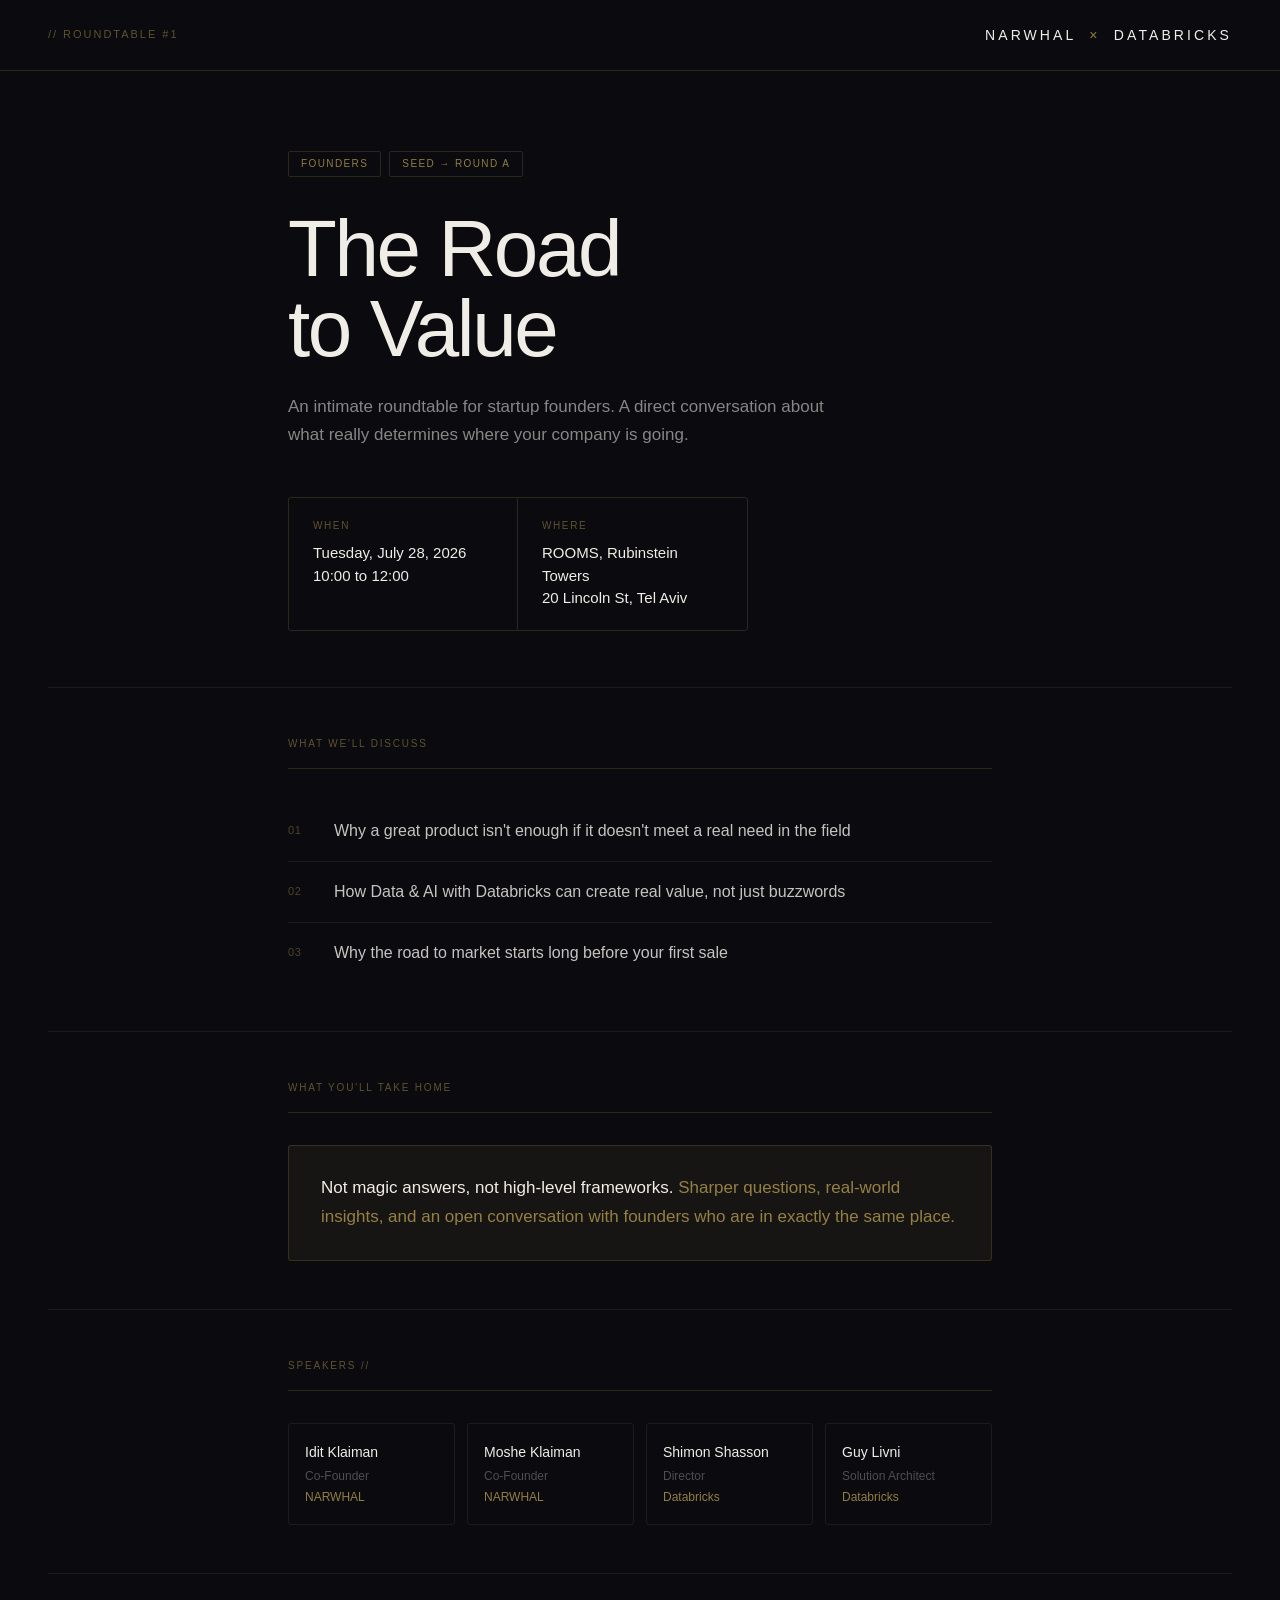
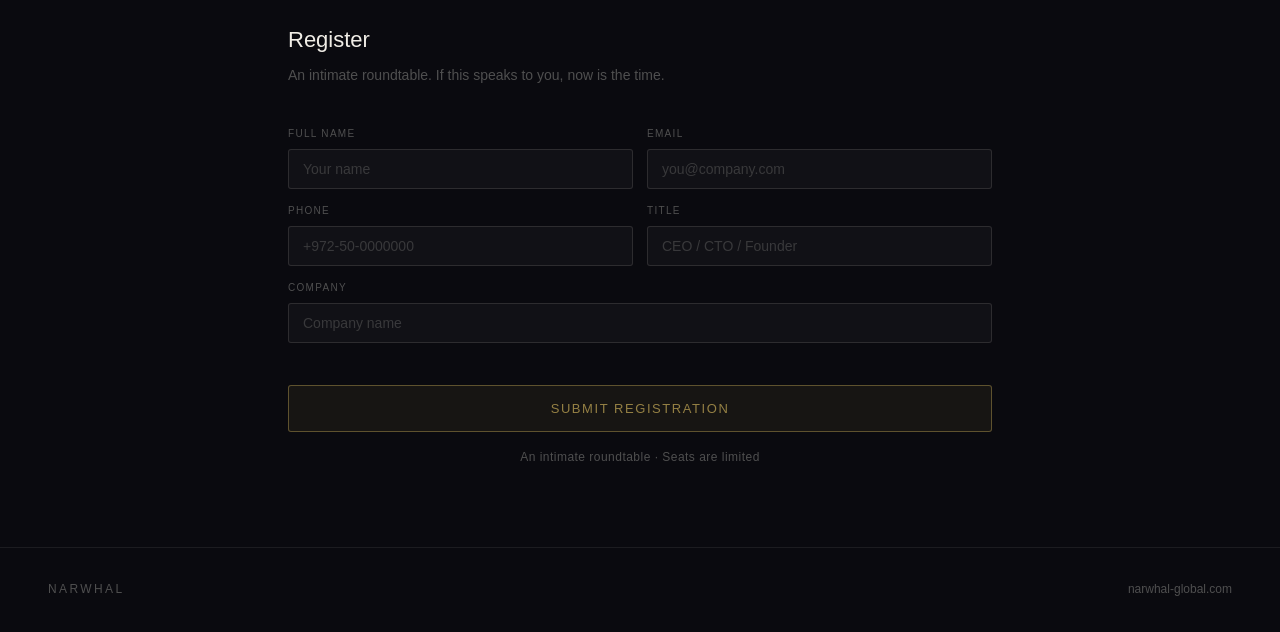
<file: rounds/index.html>
<!DOCTYPE html>
<html lang="en">
<head>
  <meta charset="UTF-8">
  <meta name="viewport" content="width=device-width, initial-scale=1.0">
  <title>The Road to Value — NARWHAL × Databricks Roundtable</title>
  <meta name="description" content="An intimate roundtable for startup founders between Seed and Round A. July 28, 2026 · Tel Aviv.">
  <meta property="og:title" content="The Road to Value — NARWHAL × Databricks">
  <meta property="og:description" content="An intimate roundtable for startup founders between Seed and Round A.">
  <meta property="og:type" content="website">
  <style>
    *, *::before, *::after { box-sizing: border-box; margin: 0; padding: 0; }

    :root {
      --gold: #B49B50;
      --gold-light: rgba(180,155,80,0.8);
      --gold-dim: rgba(180,155,80,0.25);
      --gold-faint: rgba(180,155,80,0.08);
      --bg: #0a0a0f;
      --text: #f0ede6;
      --text-dim: rgba(240,237,230,0.55);
      --text-muted: rgba(240,237,230,0.3);
      --border: rgba(240,237,230,0.08);
      --border-gold: rgba(180,155,80,0.2);
    }

    html { scroll-behavior: smooth; }

    body {
      background: var(--bg);
      color: var(--text);
      font-family: 'Inter', -apple-system, BlinkMacSystemFont, 'Segoe UI', sans-serif;
      font-size: 16px;
      line-height: 1.6;
      -webkit-font-smoothing: antialiased;
    }

    /* ── TOPBAR ── */
    .topbar {
      display: flex;
      justify-content: space-between;
      align-items: center;
      padding: 1.5rem 3rem;
      border-bottom: 0.5px solid var(--border-gold);
    }
    .topbar-label {
      font-size: 11px;
      letter-spacing: 0.18em;
      text-transform: uppercase;
      color: rgba(180,155,80,0.5);
    }
    .topbar-logo {
      font-size: 14px;
      font-weight: 500;
      letter-spacing: 0.22em;
      text-transform: uppercase;
      color: var(--text);
    }
    .topbar-logo span { color: var(--gold-light); margin: 0 0.4rem; }

    /* ── HERO ── */
    .hero {
      max-width: 800px;
      margin: 0 auto;
      padding: 5rem 3rem 3.5rem;
    }
    .tags {
      display: flex;
      gap: 8px;
      flex-wrap: wrap;
      margin-bottom: 2rem;
    }
    .tag {
      font-size: 10px;
      letter-spacing: 0.14em;
      text-transform: uppercase;
      padding: 4px 12px;
      border: 0.5px solid var(--border-gold);
      color: var(--gold-light);
      border-radius: 2px;
    }
    h1 {
      font-size: clamp(48px, 9vw, 80px);
      font-weight: 300;
      line-height: 1.0;
      letter-spacing: -0.03em;
      color: var(--text);
      margin-bottom: 1.5rem;
    }
    .hero-sub {
      font-size: 17px;
      color: var(--text-dim);
      max-width: 540px;
      line-height: 1.65;
      margin-bottom: 3rem;
    }

    /* ── EVENT INFO BOX ── */
    .event-box {
      display: grid;
      grid-template-columns: 1fr 1fr;
      border: 0.5px solid var(--border-gold);
      border-radius: 3px;
      overflow: hidden;
      max-width: 460px;
    }
    .event-cell {
      padding: 1.25rem 1.5rem;
    }
    .event-cell:first-child {
      border-right: 0.5px solid var(--border-gold);
    }
    .event-label {
      font-size: 10px;
      letter-spacing: 0.16em;
      text-transform: uppercase;
      color: rgba(180,155,80,0.5);
      margin-bottom: 0.5rem;
    }
    .event-val {
      font-size: 15px;
      color: var(--text);
      line-height: 1.5;
    }

    /* ── DIVIDER ── */
    .divider {
      border: none;
      border-top: 0.5px solid var(--border);
      margin: 0 3rem;
    }

    /* ── SECTION ── */
    .section {
      max-width: 800px;
      margin: 0 auto;
      padding: 3rem 3rem;
    }
    .section-label {
      font-size: 10px;
      letter-spacing: 0.18em;
      text-transform: uppercase;
      color: rgba(180,155,80,0.5);
      margin-bottom: 2rem;
      padding-bottom: 1rem;
      border-bottom: 0.5px solid var(--border-gold);
    }

    /* ── TOPICS ── */
    .topics { display: flex; flex-direction: column; }
    .topic {
      display: flex;
      gap: 1.5rem;
      align-items: flex-start;
      padding: 1.1rem 0;
      border-bottom: 0.5px solid var(--border);
    }
    .topic:last-child { border-bottom: none; }
    .topic-num {
      font-size: 11px;
      color: rgba(180,155,80,0.4);
      letter-spacing: 0.05em;
      min-width: 22px;
      margin-top: 3px;
    }
    .topic-text {
      font-size: 16px;
      color: rgba(240,237,230,0.82);
      line-height: 1.55;
    }

    /* ── VALUE BOX ── */
    .value-box {
      background: var(--gold-faint);
      border: 0.5px solid var(--border-gold);
      border-radius: 3px;
      padding: 1.75rem 2rem;
    }
    .value-box p {
      font-size: 17px;
      color: var(--text);
      line-height: 1.7;
    }
    .value-box strong { color: var(--gold-light); font-weight: 500; }

    /* ── SPEAKERS ── */
    .speakers {
      display: grid;
      grid-template-columns: repeat(4, 1fr);
      gap: 12px;
    }
    .speaker {
      padding: 1.1rem 1rem;
      border: 0.5px solid var(--border);
      border-radius: 3px;
    }
    .speaker-name {
      font-size: 14px;
      font-weight: 500;
      color: var(--text);
      margin-bottom: 4px;
    }
    .speaker-role {
      font-size: 12px;
      color: var(--text-muted);
      line-height: 1.4;
    }
    .speaker-co {
      font-size: 12px;
      color: var(--gold-light);
      margin-top: 3px;
    }

    /* ── FORM ── */
    .form-section {
      max-width: 800px;
      margin: 0 auto;
      padding: 3rem 3rem 5rem;
    }
    .form-title {
      font-size: 22px;
      font-weight: 300;
      color: var(--text);
      margin-bottom: 0.4rem;
    }
    .form-desc {
      font-size: 14px;
      color: var(--text-muted);
      margin-bottom: 2.5rem;
    }
    .form-grid {
      display: grid;
      grid-template-columns: 1fr 1fr;
      gap: 14px;
      margin-bottom: 14px;
    }
    .field { display: flex; flex-direction: column; gap: 7px; }
    .field.full { grid-column: 1 / -1; }
    label {
      font-size: 10px;
      letter-spacing: 0.13em;
      text-transform: uppercase;
      color: var(--text-muted);
    }
    input {
      background: rgba(240,237,230,0.03);
      border: 0.5px solid rgba(240,237,230,0.12);
      border-radius: 3px;
      padding: 11px 14px;
      color: var(--text);
      font-size: 14px;
      font-family: inherit;
      width: 100%;
      outline: none;
      transition: border-color 0.2s;
    }
    input:focus { border-color: rgba(180,155,80,0.45); }
    input::placeholder { color: rgba(240,237,230,0.18); }
    .submit-btn {
      margin-top: 1.75rem;
      width: 100%;
      padding: 15px;
      background: var(--gold-faint);
      border: 0.5px solid rgba(180,155,80,0.45);
      border-radius: 3px;
      color: var(--gold-light);
      font-size: 13px;
      letter-spacing: 0.12em;
      text-transform: uppercase;
      cursor: pointer;
      font-family: inherit;
      transition: background 0.2s, border-color 0.2s;
    }
    .submit-btn:hover {
      background: rgba(180,155,80,0.15);
      border-color: rgba(180,155,80,0.6);
    }
    .seats-note {
      font-size: 12px;
      color: var(--text-muted);
      text-align: center;
      margin-top: 1rem;
      letter-spacing: 0.04em;
    }

    /* ── SUCCESS ── */
    .success {
      display: none;
      text-align: center;
      padding: 3rem 2rem;
    }
    .success.show { display: block; }
    .success-check {
      font-size: 28px;
      color: var(--gold-light);
      margin-bottom: 1rem;
    }
    .success-title {
      font-size: 20px;
      font-weight: 300;
      color: var(--text);
      margin-bottom: 0.5rem;
    }
    .success-sub { font-size: 14px; color: var(--text-muted); }

    /* ── FOOTER ── */
    .footer {
      border-top: 0.5px solid var(--border);
      padding: 2rem 3rem;
      display: flex;
      justify-content: space-between;
      align-items: center;
    }
    .footer-logo {
      font-size: 12px;
      letter-spacing: 0.2em;
      text-transform: uppercase;
      color: var(--text-muted);
    }
    .footer-link {
      font-size: 12px;
      color: var(--text-muted);
      text-decoration: none;
    }
    .footer-link:hover { color: var(--gold-light); }

    /* ── RESPONSIVE ── */
    @media (max-width: 640px) {
      .topbar { padding: 1.25rem 1.5rem; }
      .hero { padding: 3.5rem 1.5rem 2.5rem; }
      .divider { margin: 0 1.5rem; }
      .section { padding: 2.5rem 1.5rem; }
      .form-section { padding: 2.5rem 1.5rem 4rem; }
      .footer { padding: 1.5rem; flex-direction: column; gap: 1rem; text-align: center; }
      .form-grid { grid-template-columns: 1fr; }
      .speakers { grid-template-columns: 1fr 1fr; }
      .event-box { max-width: 100%; }
    }
  </style>
</head>
<body>

  <!-- TOPBAR -->
  <header class="topbar">
    <div class="topbar-label">// Roundtable #1</div>
    <div class="topbar-logo">NARWHAL <span>×</span> Databricks</div>
  </header>

  <!-- HERO -->
  <section class="hero">
    <div class="tags">
      <span class="tag">Founders</span>
      <span class="tag">Seed → Round A</span>
    </div>
    <h1>The Road<br>to Value</h1>
    <p class="hero-sub">An intimate roundtable for startup founders. A direct conversation about what really determines where your company is going.</p>
    <div class="event-box">
      <div class="event-cell">
        <div class="event-label">When</div>
        <div class="event-val">Tuesday, July 28, 2026<br>10:00 to 12:00</div>
      </div>
      <div class="event-cell">
        <div class="event-label">Where</div>
        <div class="event-val">ROOMS, Rubinstein Towers<br>20 Lincoln St, Tel Aviv</div>
      </div>
    </div>
  </section>

  <hr class="divider">

  <!-- WHAT WE'LL DISCUSS -->
  <section class="section">
    <div class="section-label">What we'll discuss</div>
    <div class="topics">
      <div class="topic">
        <span class="topic-num">01</span>
        <span class="topic-text">Why a great product isn't enough if it doesn't meet a real need in the field</span>
      </div>
      <div class="topic">
        <span class="topic-num">02</span>
        <span class="topic-text">How Data &amp; AI with Databricks can create real value, not just buzzwords</span>
      </div>
      <div class="topic">
        <span class="topic-num">03</span>
        <span class="topic-text">Why the road to market starts long before your first sale</span>
      </div>
    </div>
  </section>

  <hr class="divider">

  <!-- WHAT YOU'LL GET -->
  <section class="section">
    <div class="section-label">What you'll take home</div>
    <div class="value-box">
      <p>Not magic answers, not high-level frameworks. <strong>Sharper questions, real-world insights, and an open conversation with founders who are in exactly the same place.</strong></p>
    </div>
  </section>

  <hr class="divider">

  <!-- SPEAKERS -->
  <section class="section">
    <div class="section-label">Speakers //</div>
    <div class="speakers">
      <div class="speaker">
        <div class="speaker-name">Idit Klaiman</div>
        <div class="speaker-role">Co-Founder</div>
        <div class="speaker-co">NARWHAL</div>
      </div>
      <div class="speaker">
        <div class="speaker-name">Moshe Klaiman</div>
        <div class="speaker-role">Co-Founder</div>
        <div class="speaker-co">NARWHAL</div>
      </div>
      <div class="speaker">
        <div class="speaker-name">Shimon Shasson</div>
        <div class="speaker-role">Director</div>
        <div class="speaker-co">Databricks</div>
      </div>
      <div class="speaker">
        <div class="speaker-name">Guy Livni</div>
        <div class="speaker-role">Solution Architect</div>
        <div class="speaker-co">Databricks</div>
      </div>
    </div>
  </section>

  <hr class="divider">

  <!-- REGISTRATION FORM -->
  <section class="form-section">
    <h2 class="form-title">Register</h2>
    <p class="form-desc">An intimate roundtable. If this speaks to you, now is the time.</p>

    <div id="form-wrap">
      <div class="form-grid">
        <div class="field">
          <label for="f-name">Full name</label>
          <input type="text" id="f-name" placeholder="Your name" required>
        </div>
        <div class="field">
          <label for="f-email">Email</label>
          <input type="email" id="f-email" placeholder="you@company.com" required>
        </div>
        <div class="field">
          <label for="f-phone">Phone</label>
          <input type="tel" id="f-phone" placeholder="+972-50-0000000" required>
        </div>
        <div class="field">
          <label for="f-role">Title</label>
          <input type="text" id="f-role" placeholder="CEO / CTO / Founder" required>
        </div>
        <div class="field full">
          <label for="f-company">Company</label>
          <input type="text" id="f-company" placeholder="Company name" required>
        </div>
      </div>

      <button class="submit-btn" onclick="handleSubmit()">Submit Registration</button>
      <p class="seats-note">An intimate roundtable · Seats are limited</p>
    </div>

    <div class="success" id="success-msg">
      <div class="success-check">✓</div>
      <div class="success-title">Registration received</div>
      <p class="success-sub">We'll be in touch shortly with confirmation.</p>
    </div>
  </section>

  <!-- FOOTER -->
  <footer class="footer">
    <div class="footer-logo">NARWHAL</div>
    <a href="https://narwhal-global.com" class="footer-link">narwhal-global.com</a>
  </footer>

  <script>
    const SHEET_URL = 'https://script.google.com/macros/s/AKfycbwzrFVdFktsXOE3lUtLhjLzQrjrkbLcz9JicUKDBGoGTNnf4DZtkqvwy96wdwKpimY/exec';

    function handleSubmit() {
      const name    = document.getElementById('f-name').value.trim();
      const email   = document.getElementById('f-email').value.trim();
      const phone   = document.getElementById('f-phone').value.trim();
      const role    = document.getElementById('f-role').value.trim();
      const company = document.getElementById('f-company').value.trim();

      if (!name || !email || !phone || !role || !company) {
        alert('Please fill in all required fields.');
        return;
      }

      const emailRe = /^[^\s@]+@[^\s@]+\.[^\s@]+$/;
      if (!emailRe.test(email)) {
        alert('Please enter a valid email address.');
        return;
      }

      fetch(SHEET_URL, {
        method: 'POST',
        mode: 'no-cors',
        headers: { 'Content-Type': 'application/json' },
        body: JSON.stringify({
          name, email, phone, role, company,
          timestamp: new Date().toISOString(),
          source: 'narwhal-global.com/rounds'
        })
      }).catch(() => {});

      document.getElementById('form-wrap').style.display = 'none';
      document.getElementById('success-msg').classList.add('show');
    }

    document.addEventListener('keydown', function(e) {
      if (e.key === 'Enter') handleSubmit();
    });
  </script>
</body>
</html>
</file>
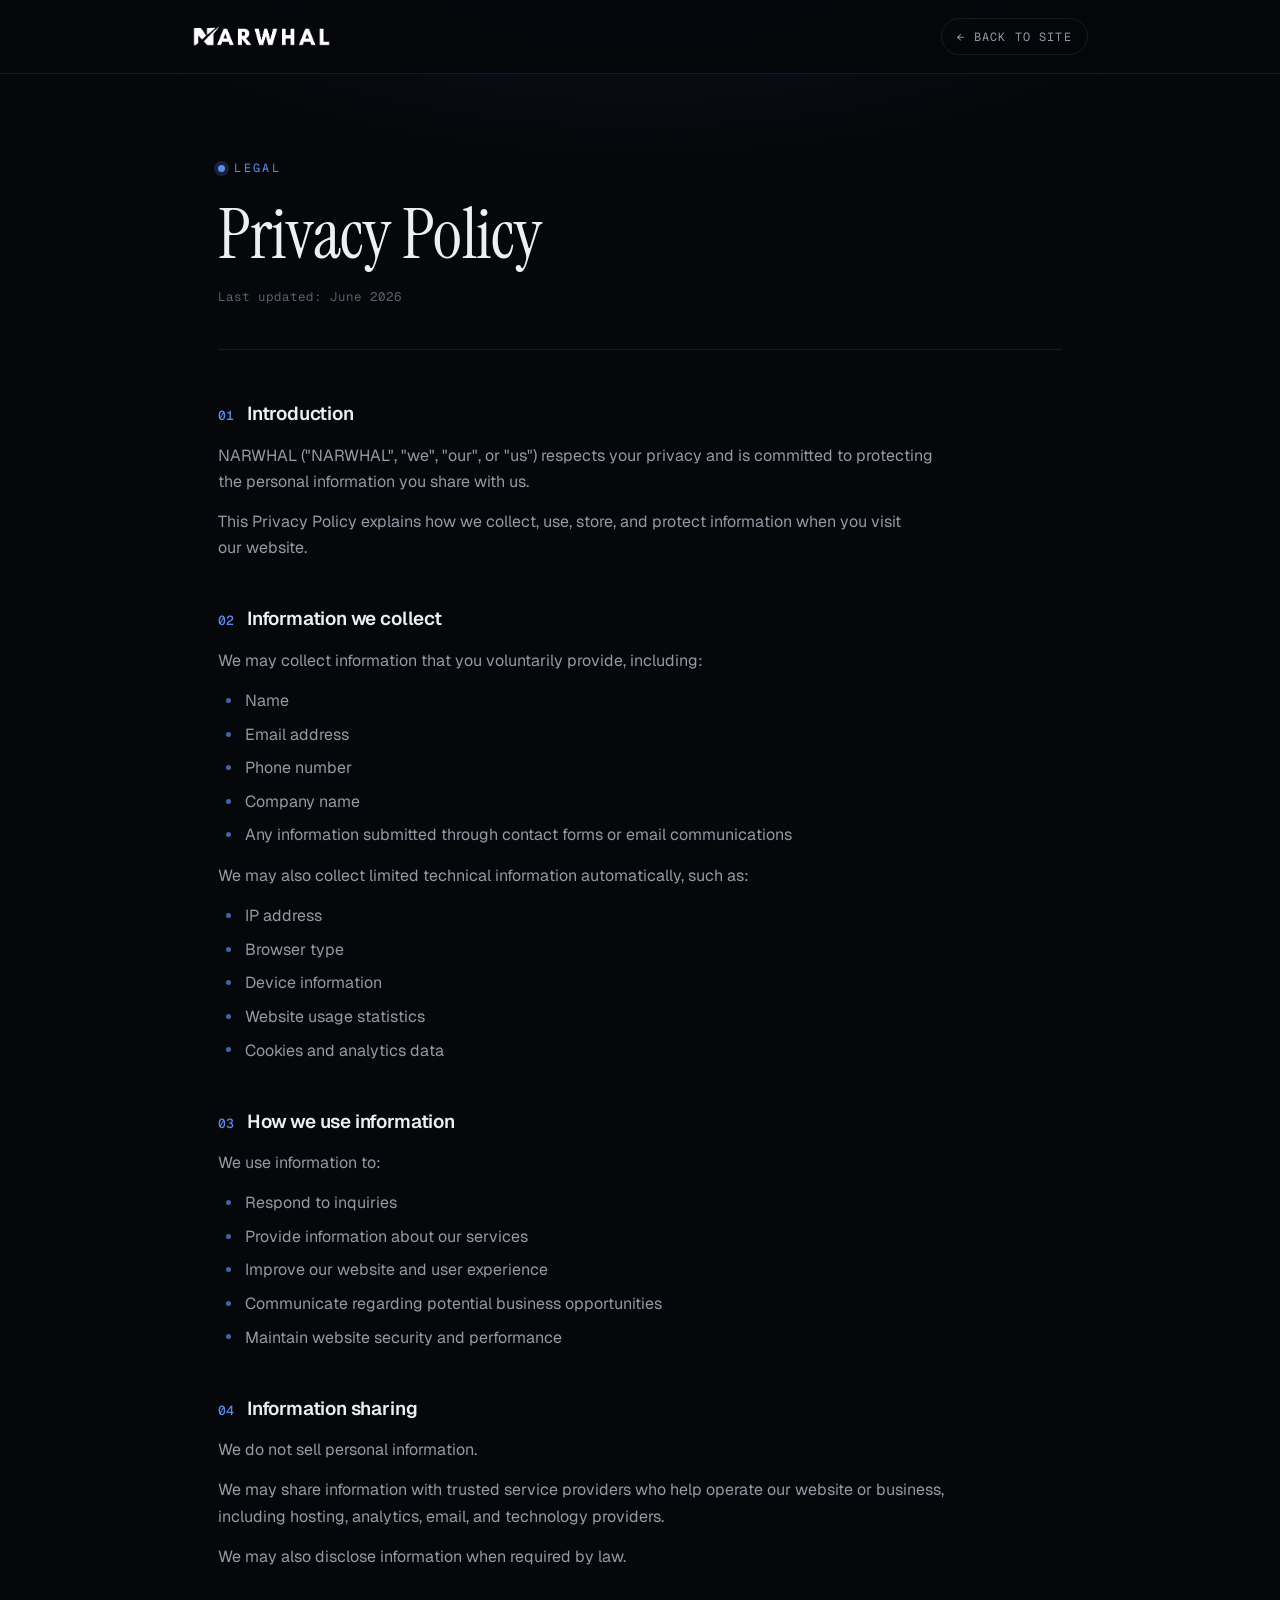
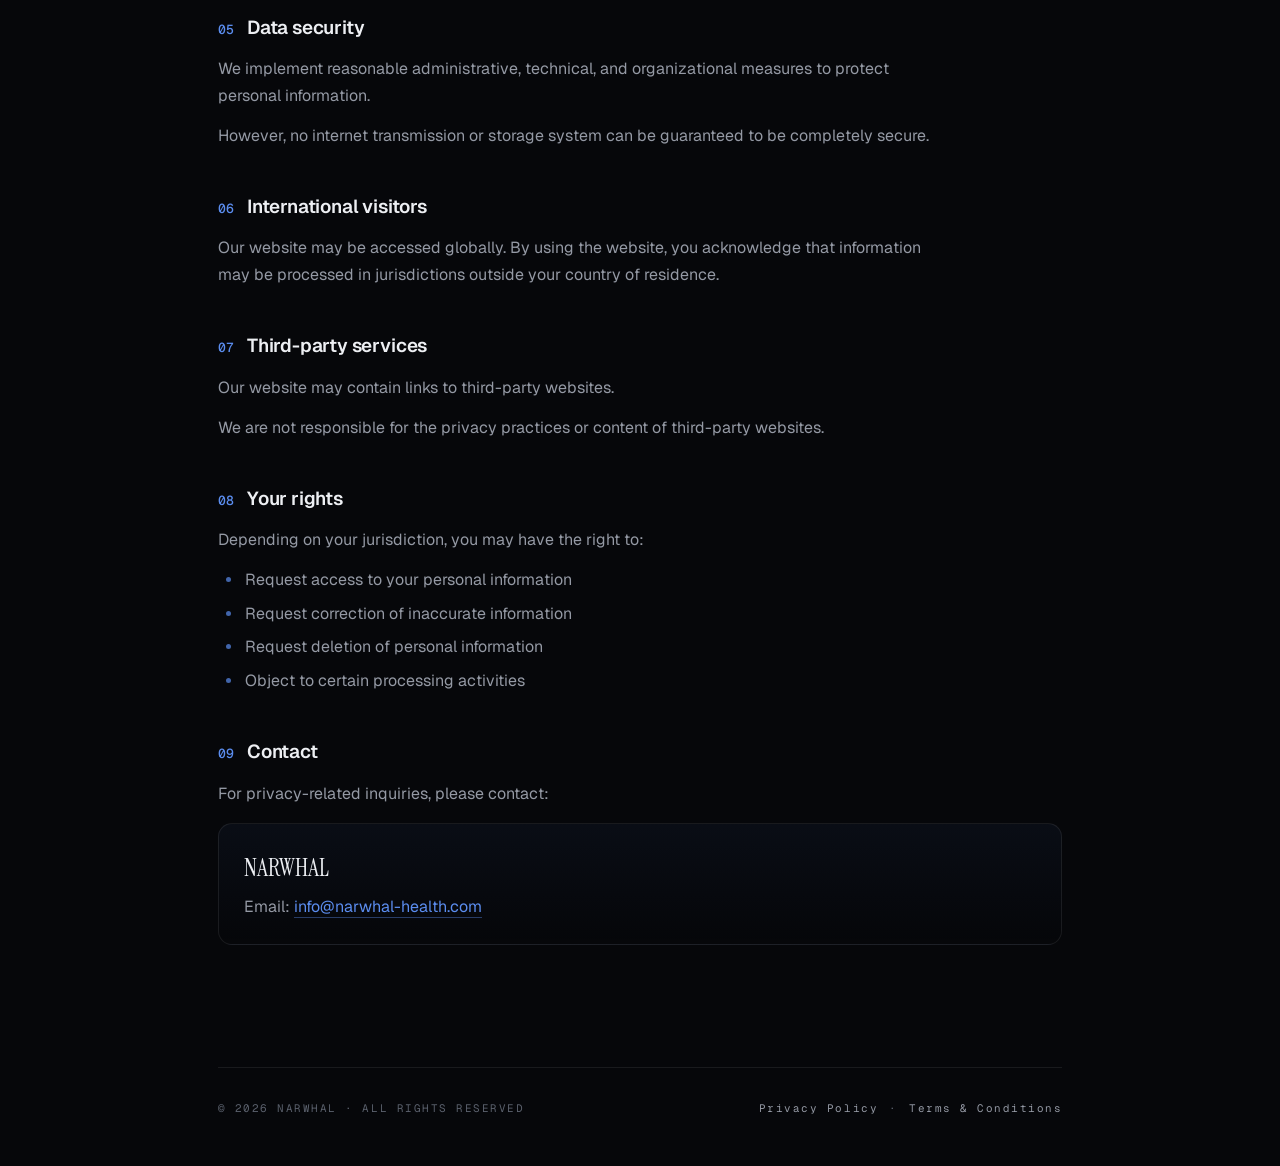
<file: legal/Privacy Policy.html>
<!doctype html>
<html lang="en">
<head>
<meta charset="utf-8" />
<meta name="viewport" content="width=device-width, initial-scale=1.0" />
<title>Privacy Policy · NARWHAL</title>
<link rel="preconnect" href="https://fonts.googleapis.com" />
<link rel="preconnect" href="https://fonts.gstatic.com" crossorigin />
<link href="https://fonts.googleapis.com/css2?family=Geist:wght@300;400;500;600&family=Geist+Mono:wght@400;500&family=Instrument+Serif:ital@0;1&display=swap" rel="stylesheet" />
<link rel="stylesheet" href="legal.css" />
</head>
<body>

<nav class="legal-nav">
  <div class="legal-nav-inner">
    <a href="../index.html" aria-label="NARWHAL home">
      <img src="../assets/narwhal-wordmark-transparent.png" alt="NARWHAL" />
    </a>
    <a class="back-link" href="../index.html">← Back to site</a>
  </div>
</nav>

<div class="wrap">
  <header class="legal-head">
    <span class="eyebrow"><span class="dot"></span>Legal</span>
    <h1>Privacy Policy</h1>
    <p class="updated">Last updated: June 2026</p>
  </header>

  <main class="legal-body">
    <section class="legal-section">
      <h2><span class="num">01</span>Introduction</h2>
      <p>NARWHAL ("NARWHAL", "we", "our", or "us") respects your privacy and is committed to protecting the personal information you share with us.</p>
      <p>This Privacy Policy explains how we collect, use, store, and protect information when you visit our website.</p>
    </section>

    <section class="legal-section">
      <h2><span class="num">02</span>Information we collect</h2>
      <p>We may collect information that you voluntarily provide, including:</p>
      <ul>
        <li>Name</li>
        <li>Email address</li>
        <li>Phone number</li>
        <li>Company name</li>
        <li>Any information submitted through contact forms or email communications</li>
      </ul>
      <p>We may also collect limited technical information automatically, such as:</p>
      <ul>
        <li>IP address</li>
        <li>Browser type</li>
        <li>Device information</li>
        <li>Website usage statistics</li>
        <li>Cookies and analytics data</li>
      </ul>
    </section>

    <section class="legal-section">
      <h2><span class="num">03</span>How we use information</h2>
      <p>We use information to:</p>
      <ul>
        <li>Respond to inquiries</li>
        <li>Provide information about our services</li>
        <li>Improve our website and user experience</li>
        <li>Communicate regarding potential business opportunities</li>
        <li>Maintain website security and performance</li>
      </ul>
    </section>

    <section class="legal-section">
      <h2><span class="num">04</span>Information sharing</h2>
      <p>We do not sell personal information.</p>
      <p>We may share information with trusted service providers who help operate our website or business, including hosting, analytics, email, and technology providers.</p>
      <p>We may also disclose information when required by law.</p>
    </section>

    <section class="legal-section">
      <h2><span class="num">05</span>Data security</h2>
      <p>We implement reasonable administrative, technical, and organizational measures to protect personal information.</p>
      <p>However, no internet transmission or storage system can be guaranteed to be completely secure.</p>
    </section>

    <section class="legal-section">
      <h2><span class="num">06</span>International visitors</h2>
      <p>Our website may be accessed globally. By using the website, you acknowledge that information may be processed in jurisdictions outside your country of residence.</p>
    </section>

    <section class="legal-section">
      <h2><span class="num">07</span>Third-party services</h2>
      <p>Our website may contain links to third-party websites.</p>
      <p>We are not responsible for the privacy practices or content of third-party websites.</p>
    </section>

    <section class="legal-section">
      <h2><span class="num">08</span>Your rights</h2>
      <p>Depending on your jurisdiction, you may have the right to:</p>
      <ul>
        <li>Request access to your personal information</li>
        <li>Request correction of inaccurate information</li>
        <li>Request deletion of personal information</li>
        <li>Object to certain processing activities</li>
      </ul>
    </section>

    <section class="legal-section">
      <h2><span class="num">09</span>Contact</h2>
      <p>For privacy-related inquiries, please contact:</p>
      <div class="legal-contact">
        <div class="name">NARWHAL</div>
        <p style="margin:0.4rem 0 0">Email: <a href="mailto:info@narwhal-health.com">info@narwhal-health.com</a></p>
      </div>
    </section>
  </main>

  <footer class="legal-foot">
    <span>© 2026 NARWHAL · ALL RIGHTS RESERVED</span>
    <span class="links">
      <a href="Privacy Policy.html">Privacy Policy</a>
      <span>·</span>
      <a href="Terms & Conditions.html">Terms &amp; Conditions</a>
    </span>
  </footer>
</div>

</body>
</html>
</file>
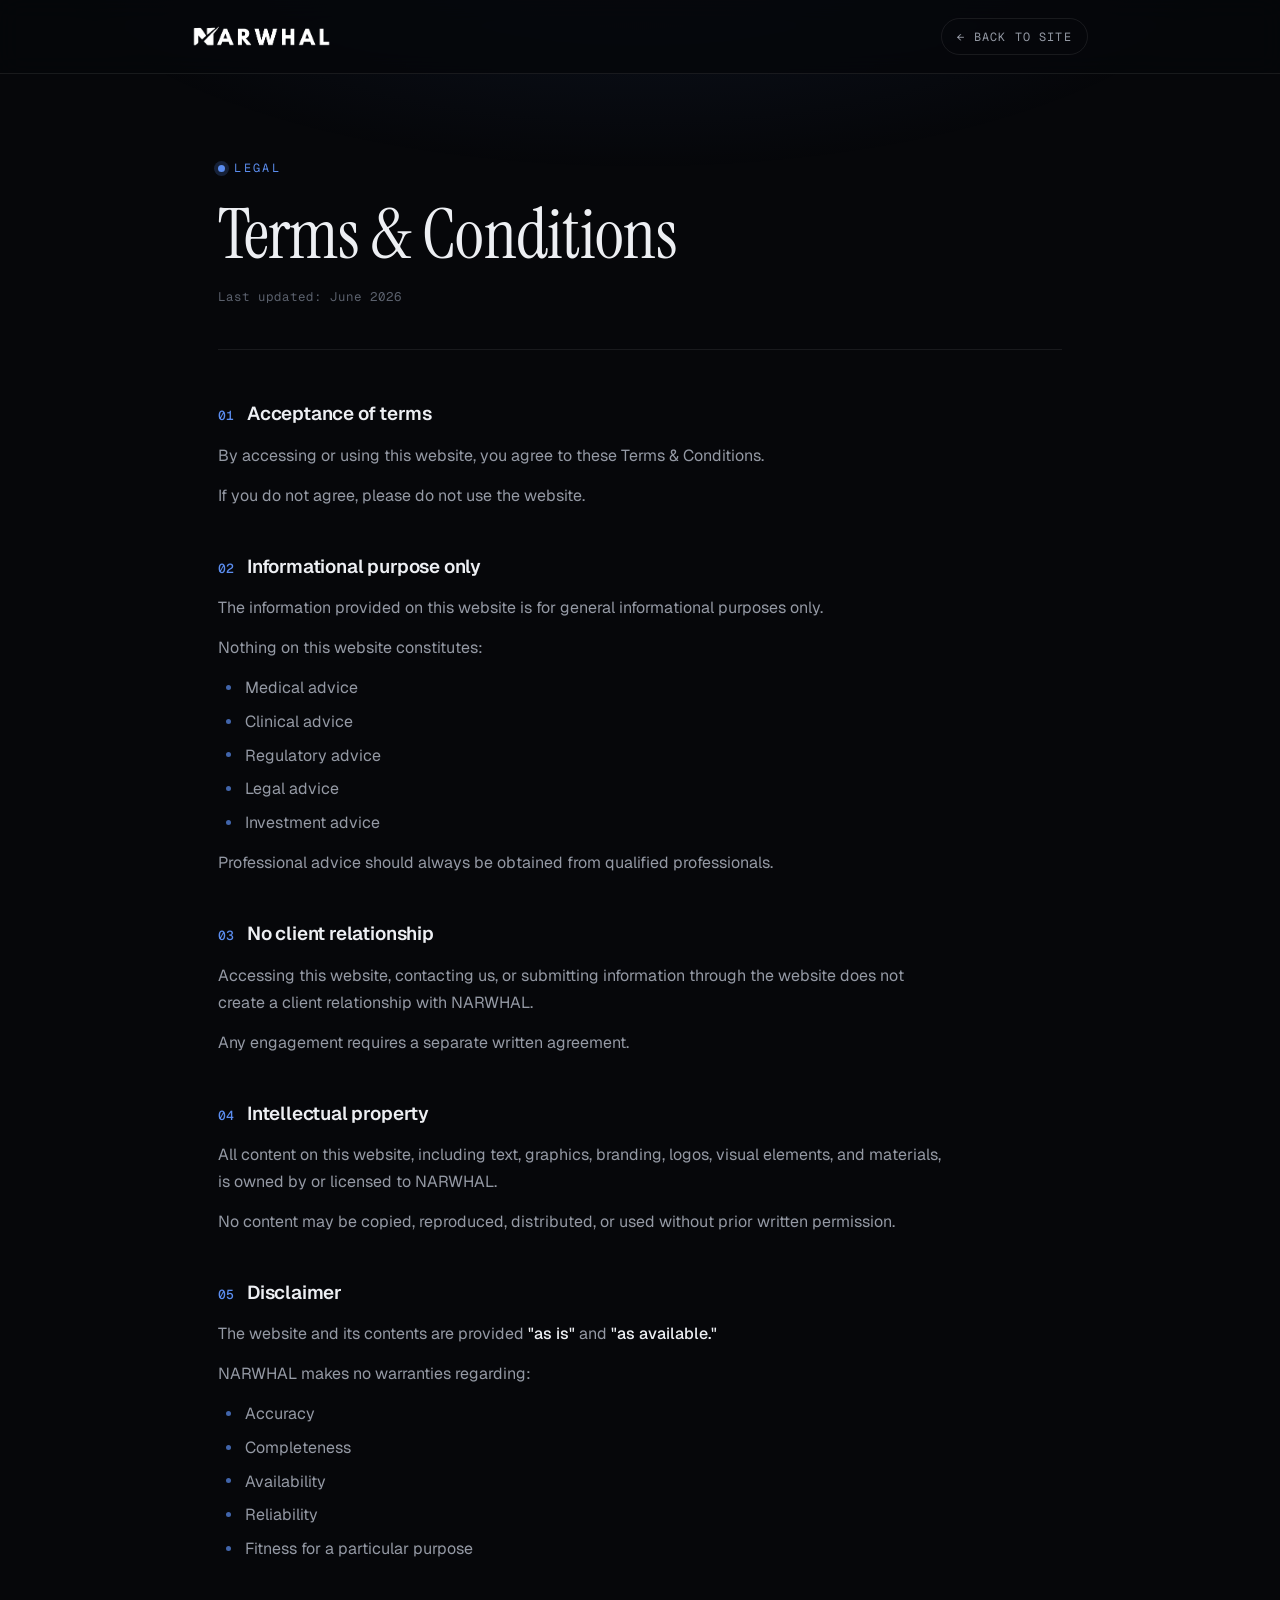
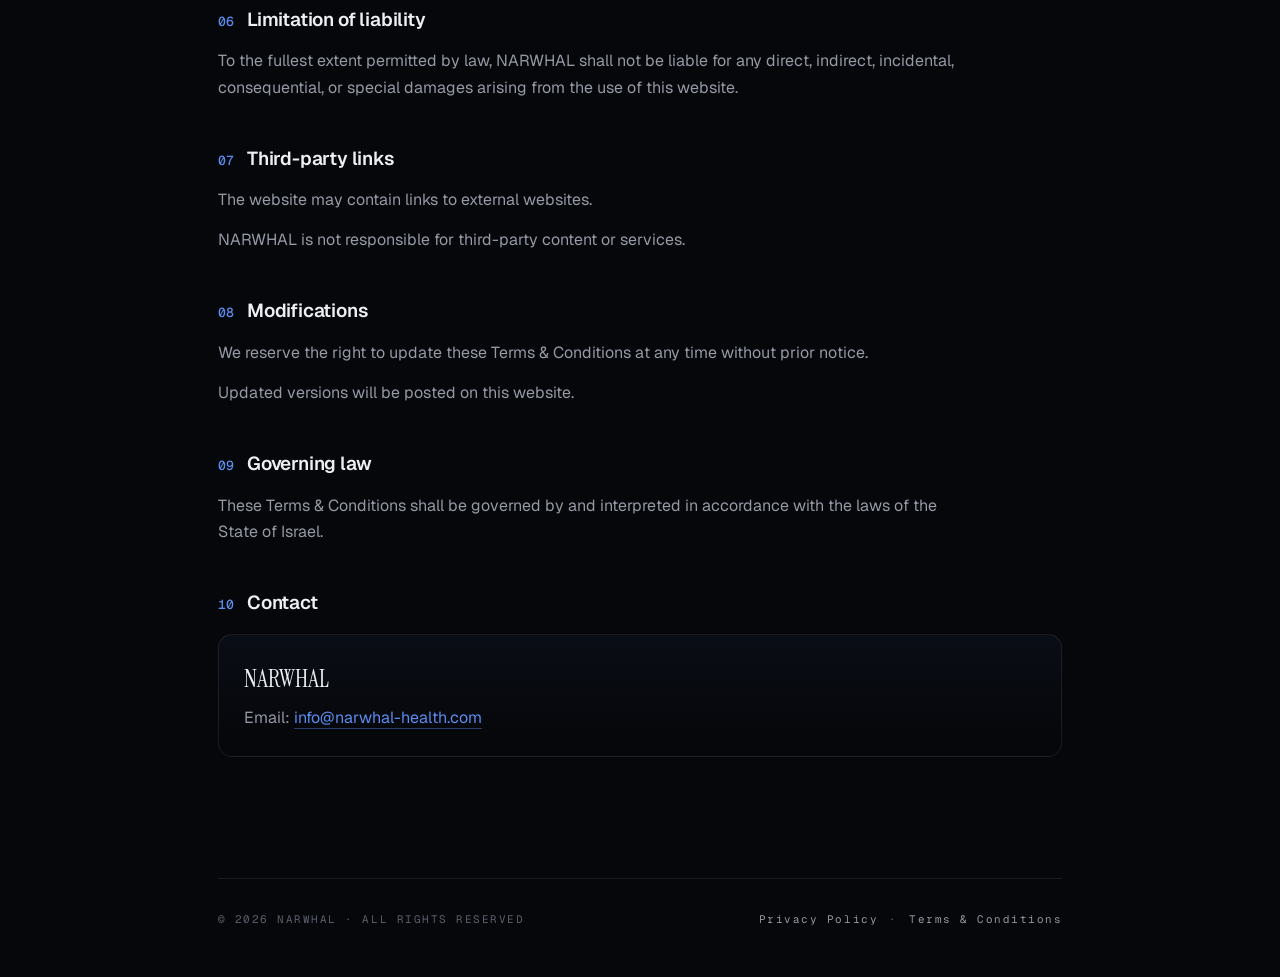
<file: legal/Terms & Conditions.html>
<!doctype html>
<html lang="en">
<head>
<meta charset="utf-8" />
<meta name="viewport" content="width=device-width, initial-scale=1.0" />
<title>Terms &amp; Conditions · NARWHAL</title>
<link rel="preconnect" href="https://fonts.googleapis.com" />
<link rel="preconnect" href="https://fonts.gstatic.com" crossorigin />
<link href="https://fonts.googleapis.com/css2?family=Geist:wght@300;400;500;600&family=Geist+Mono:wght@400;500&family=Instrument+Serif:ital@0;1&display=swap" rel="stylesheet" />
<link rel="stylesheet" href="legal.css" />
</head>
<body>

<nav class="legal-nav">
  <div class="legal-nav-inner">
    <a href="../index.html" aria-label="NARWHAL home">
      <img src="../assets/narwhal-wordmark-transparent.png" alt="NARWHAL" />
    </a>
    <a class="back-link" href="../index.html">← Back to site</a>
  </div>
</nav>

<div class="wrap">
  <header class="legal-head">
    <span class="eyebrow"><span class="dot"></span>Legal</span>
    <h1>Terms &amp; Conditions</h1>
    <p class="updated">Last updated: June 2026</p>
  </header>

  <main class="legal-body">
    <section class="legal-section">
      <h2><span class="num">01</span>Acceptance of terms</h2>
      <p>By accessing or using this website, you agree to these Terms &amp; Conditions.</p>
      <p>If you do not agree, please do not use the website.</p>
    </section>

    <section class="legal-section">
      <h2><span class="num">02</span>Informational purpose only</h2>
      <p>The information provided on this website is for general informational purposes only.</p>
      <p>Nothing on this website constitutes:</p>
      <ul>
        <li>Medical advice</li>
        <li>Clinical advice</li>
        <li>Regulatory advice</li>
        <li>Legal advice</li>
        <li>Investment advice</li>
      </ul>
      <p>Professional advice should always be obtained from qualified professionals.</p>
    </section>

    <section class="legal-section">
      <h2><span class="num">03</span>No client relationship</h2>
      <p>Accessing this website, contacting us, or submitting information through the website does not create a client relationship with NARWHAL.</p>
      <p>Any engagement requires a separate written agreement.</p>
    </section>

    <section class="legal-section">
      <h2><span class="num">04</span>Intellectual property</h2>
      <p>All content on this website, including text, graphics, branding, logos, visual elements, and materials, is owned by or licensed to NARWHAL.</p>
      <p>No content may be copied, reproduced, distributed, or used without prior written permission.</p>
    </section>

    <section class="legal-section">
      <h2><span class="num">05</span>Disclaimer</h2>
      <p>The website and its contents are provided <strong>"as is"</strong> and <strong>"as available."</strong></p>
      <p>NARWHAL makes no warranties regarding:</p>
      <ul>
        <li>Accuracy</li>
        <li>Completeness</li>
        <li>Availability</li>
        <li>Reliability</li>
        <li>Fitness for a particular purpose</li>
      </ul>
    </section>

    <section class="legal-section">
      <h2><span class="num">06</span>Limitation of liability</h2>
      <p>To the fullest extent permitted by law, NARWHAL shall not be liable for any direct, indirect, incidental, consequential, or special damages arising from the use of this website.</p>
    </section>

    <section class="legal-section">
      <h2><span class="num">07</span>Third-party links</h2>
      <p>The website may contain links to external websites.</p>
      <p>NARWHAL is not responsible for third-party content or services.</p>
    </section>

    <section class="legal-section">
      <h2><span class="num">08</span>Modifications</h2>
      <p>We reserve the right to update these Terms &amp; Conditions at any time without prior notice.</p>
      <p>Updated versions will be posted on this website.</p>
    </section>

    <section class="legal-section">
      <h2><span class="num">09</span>Governing law</h2>
      <p>These Terms &amp; Conditions shall be governed by and interpreted in accordance with the laws of the State of Israel.</p>
    </section>

    <section class="legal-section">
      <h2><span class="num">10</span>Contact</h2>
      <div class="legal-contact">
        <div class="name">NARWHAL</div>
        <p style="margin:0.4rem 0 0">Email: <a href="mailto:info@narwhal-health.com">info@narwhal-health.com</a></p>
      </div>
    </section>
  </main>

  <footer class="legal-foot">
    <span>© 2026 NARWHAL · ALL RIGHTS RESERVED</span>
    <span class="links">
      <a href="Privacy Policy.html">Privacy Policy</a>
      <span>·</span>
      <a href="Terms & Conditions.html">Terms &amp; Conditions</a>
    </span>
  </footer>
</div>

</body>
</html>
</file>
<file: legal/legal.css>
/* NARWHAL — legal pages (Privacy / Terms) */
:root {
  --bg-0: #06070A; --bg-1: #0B0D12; --bg-2: #11141B;
  --text: #EDEFF3; --text-2: #9499A4; --text-3: #5B616D;
  --line: rgba(255,255,255,0.08);
  --accent: #5B8DEF; --accent-rgb: 91,141,239;
  --font-sans: "Geist", ui-sans-serif, system-ui, sans-serif;
  --font-mono: "Geist Mono", ui-monospace, monospace;
  --font-display: "Instrument Serif", Georgia, serif;
}
* , *::before, *::after { box-sizing: border-box; margin: 0; padding: 0; }
html { scroll-behavior: smooth; }
html, body { background: var(--bg-0); }
body {
  color: var(--text);
  font-family: var(--font-sans);
  font-size: 16px;
  line-height: 1.65;
  -webkit-font-smoothing: antialiased;
  text-rendering: optimizeLegibility;
}
::selection { background: rgba(var(--accent-rgb), 0.3); }
a { color: inherit; text-decoration: none; }

/* faint top glow for depth */
body::before {
  content: ""; position: fixed; inset: 0; z-index: 0; pointer-events: none;
  background: radial-gradient(ellipse 80% 45% at 50% -8%, rgba(var(--accent-rgb), 0.10), transparent 60%);
}

.wrap { position: relative; z-index: 1; max-width: 56rem; margin: 0 auto; padding: 0 1.6rem; }

/* top bar */
.legal-nav {
  position: sticky; top: 0; z-index: 10;
  display: flex; align-items: center; justify-content: space-between;
  padding: 1.1rem 1.6rem;
  background: color-mix(in oklab, var(--bg-0) 82%, transparent);
  backdrop-filter: blur(12px);
  border-bottom: 1px solid var(--line);
}
.legal-nav-inner { max-width: 56rem; margin: 0 auto; width: 100%; display: flex; align-items: center; justify-content: space-between; }
.legal-nav img { height: 22px; width: auto; display: block; }
.back-link {
  font-family: var(--font-mono); font-size: 0.74rem; letter-spacing: 0.1em; text-transform: uppercase;
  color: var(--text-2); display: inline-flex; align-items: center; gap: 0.5rem;
  border: 1px solid var(--line); border-radius: 999px; padding: 0.5rem 0.95rem;
  transition: color 0.2s, border-color 0.2s, background 0.2s;
}
.back-link:hover { color: var(--text); border-color: var(--accent); background: rgba(var(--accent-rgb), 0.08); }

/* header */
.legal-head { padding: 5rem 0 2.6rem; border-bottom: 1px solid var(--line); margin-bottom: 3rem; }
.eyebrow {
  font-family: var(--font-mono); font-size: 0.74rem; letter-spacing: 0.2em; text-transform: uppercase;
  color: var(--accent); display: inline-flex; align-items: center; gap: 0.6rem; margin-bottom: 1.3rem;
}
.eyebrow .dot { width: 7px; height: 7px; border-radius: 50%; background: var(--accent); box-shadow: 0 0 0 4px rgba(var(--accent-rgb), 0.2); }
.legal-head h1 {
  font-family: var(--font-display); font-weight: 400;
  font-size: clamp(2.6rem, 6vw, 4.4rem); line-height: 1.0; letter-spacing: -0.01em;
}
.legal-head .updated {
  margin-top: 1.1rem; font-family: var(--font-mono);
  font-size: 0.78rem; letter-spacing: 0.08em; color: var(--text-3);
}

/* body sections */
.legal-body { padding-bottom: 5rem; }
.legal-section { margin-bottom: 2.6rem; scroll-margin-top: 5rem; }
.legal-section h2 {
  font-size: 1.18rem; font-weight: 600; letter-spacing: -0.01em;
  color: var(--text); margin-bottom: 0.85rem;
  display: flex; align-items: baseline; gap: 0.75rem;
}
.legal-section h2 .num {
  font-family: var(--font-mono); font-size: 0.82rem; font-weight: 500;
  color: var(--accent); letter-spacing: 0.05em; flex: 0 0 auto;
}
.legal-section p { color: var(--text-2); margin-bottom: 0.85rem; max-width: 46rem; text-wrap: pretty; }
.legal-section p:last-child { margin-bottom: 0; }
.legal-section ul { list-style: none; margin: 0.4rem 0 0.9rem; padding-left: 1.7rem; }
.legal-section li {
  position: relative; color: var(--text-2); margin-bottom: 0.45rem; max-width: 44rem;
}
.legal-section li::before {
  content: ""; position: absolute; left: -1.2rem; top: 0.62em;
  width: 5px; height: 5px; border-radius: 50%; background: var(--accent); opacity: 0.7;
}
.legal-section a[href^="mailto"] { color: var(--accent); border-bottom: 1px solid rgba(var(--accent-rgb), 0.4); }
.legal-section strong { color: var(--text); font-weight: 500; }

/* contact callout */
.legal-contact {
  margin-top: 1rem; padding: 1.5rem 1.6rem;
  border: 1px solid var(--line); border-radius: 14px;
  background: linear-gradient(180deg, rgba(var(--accent-rgb), 0.05), transparent);
}
.legal-contact .name { font-family: var(--font-display); font-size: 1.5rem; }
.legal-contact a { color: var(--accent); }

/* footer */
.legal-foot {
  border-top: 1px solid var(--line); padding: 2rem 0 3rem;
  display: flex; justify-content: space-between; align-items: center; flex-wrap: wrap; gap: 1rem;
  font-family: var(--font-mono); font-size: 0.68rem; letter-spacing: 0.14em; color: var(--text-3);
}
.legal-foot a { color: var(--text-2); transition: color 0.2s; }
.legal-foot a:hover { color: var(--accent); }
.legal-foot .links { display: inline-flex; gap: 0.7rem; align-items: center; }

@media (max-width: 600px) {
  .legal-head { padding-top: 3rem; }
  .legal-foot { justify-content: flex-start; }
}
</file>
